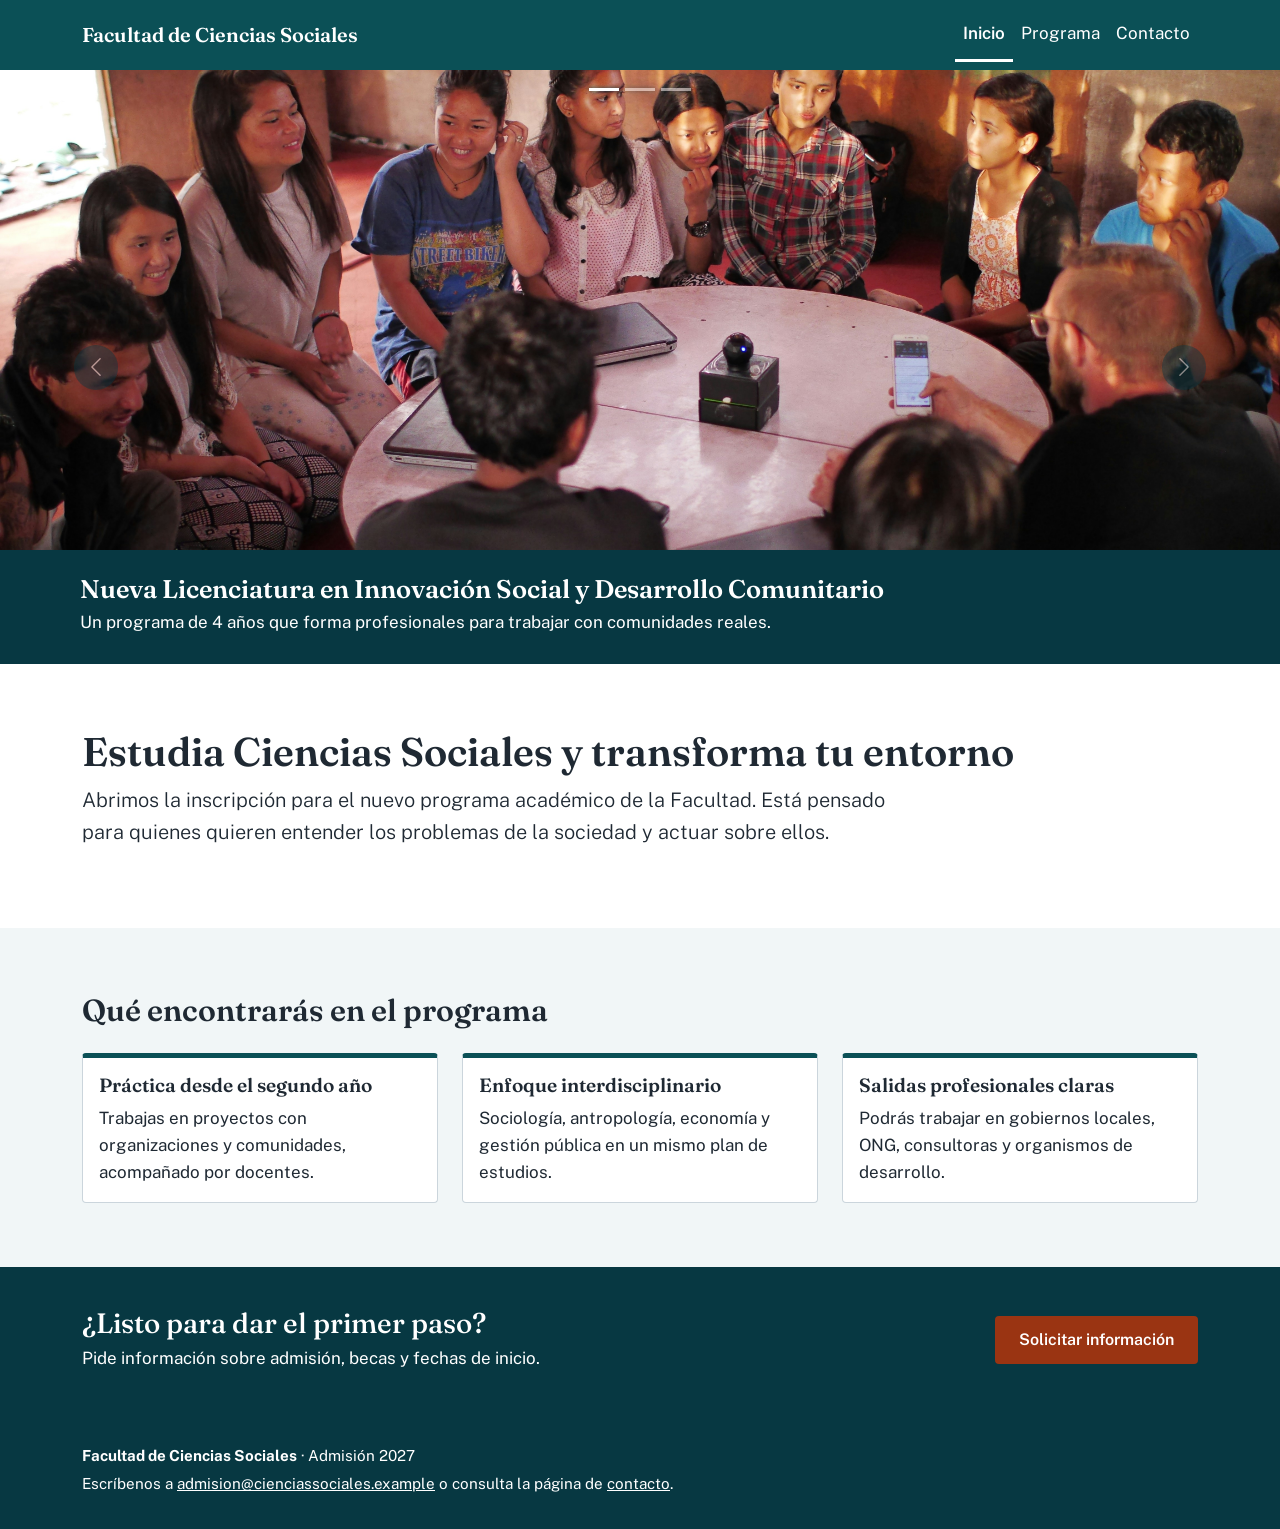
<file: index.html>
<!DOCTYPE html>
<html lang="es"><head><meta charset="utf-8"><meta name="viewport" content="width=device-width, initial-scale=1">
<title>Inicio | Facultad de Ciencias Sociales</title><meta name="description" content="Nuevo programa de Licenciatura en Innovación Social y Desarrollo Comunitario de la Facultad de Ciencias Sociales.">
<link rel="preconnect" href="https://fonts.googleapis.com"><link rel="preconnect" href="https://fonts.gstatic.com" crossorigin>
<link href="https://fonts.googleapis.com/css2?family=Fraunces:wght@600&family=Public+Sans:wght@400;600&display=swap" rel="stylesheet">
<link href="https://cdn.jsdelivr.net/npm/bootstrap@5.3.3/dist/css/bootstrap.min.css" rel="stylesheet"><link href="css/style.css" rel="stylesheet">
</head><body>
<a class="skip-link" href="#contenido">Saltar al contenido principal</a>
<header class="site-header">
<nav class="navbar navbar-dark navbar-expand-md" aria-label="Navegación principal"><div class="container">
<a class="navbar-brand" href="index.html">Facultad de Ciencias Sociales</a>
<button class="navbar-toggler" type="button" data-bs-toggle="collapse" data-bs-target="#menu" aria-controls="menu" aria-expanded="false" aria-label="Abrir menú de navegación"><span class="navbar-toggler-icon"></span></button>
<div class="collapse navbar-collapse" id="menu"><ul class="navbar-nav ms-auto"><li class="nav-item"><a class="nav-link" href="index.html" aria-current="page">Inicio</a></li><li class="nav-item"><a class="nav-link" href="programa.html">Programa</a></li><li class="nav-item"><a class="nav-link" href="contacto.html">Contacto</a></li></ul></div>
</div></nav></header>
<main id="contenido">
<section aria-label="Programas destacados">
<div id="destacados" class="carousel slide" aria-roledescription="carrusel" aria-label="Destacados del nuevo programa">
<div class="carousel-indicators">
<button type="button" data-bs-target="#destacados" data-bs-slide-to="0" class="active" aria-current="true" aria-label="Ir a la diapositiva 1"></button>
<button type="button" data-bs-target="#destacados" data-bs-slide-to="1" aria-label="Ir a la diapositiva 2"></button>
<button type="button" data-bs-target="#destacados" data-bs-slide-to="2" aria-label="Ir a la diapositiva 3"></button>
</div>
<div class="carousel-inner">
<div class="carousel-item active"><img src="img/comunidad.jpg" class="d-block w-100" width="1600" height="700" style="object-position:center 20%" alt="Jóvenes y un facilitador sentados alrededor de una mesa redonda con laptops y un celular, en una reunión comunitaria">
<div class="carousel-caption"><h2>Nueva Licenciatura en Innovación Social y Desarrollo Comunitario</h2><p>Un programa de 4 años que forma profesionales para trabajar con comunidades reales.</p></div></div>
<div class="carousel-item"><img src="img/investigacion.jpg" class="d-block w-100" width="1600" height="700" loading="lazy" style="object-position:center 45%" alt="Grupo de estudiantes reunidos alrededor de una laptop en un aula, analizando información juntos">
<div class="carousel-caption"><h2>Aprende a investigar la realidad social</h2><p>Métodos cuantitativos y cualitativos aplicados a proyectos desde el primer año.</p></div></div>
<div class="carousel-item"><img src="img/politicas.jpg" class="d-block w-100" width="1600" height="700" loading="lazy" alt="Sala de un consejo municipal con asientos en semicírculo, techo de vidrio y lámparas de araña">
<div class="carousel-caption"><h2>Diseña políticas y proyectos con impacto</h2><p>Del diagnóstico a la evaluación: gestiona iniciativas sociales de principio a fin.</p></div></div>
</div>
<button class="carousel-control-prev" type="button" data-bs-target="#destacados" data-bs-slide="prev"><span class="carousel-control-prev-icon" aria-hidden="true"></span><span class="visually-hidden">Diapositiva anterior</span></button>
<button class="carousel-control-next" type="button" data-bs-target="#destacados" data-bs-slide="next"><span class="carousel-control-next-icon" aria-hidden="true"></span><span class="visually-hidden">Diapositiva siguiente</span></button>
</div></section>

<section class="seccion"><div class="container">
<h1>Estudia Ciencias Sociales y transforma tu entorno</h1>
<p class="lead">Abrimos la inscripción para el nuevo programa académico de la Facultad. Está pensado para quienes quieren entender los problemas de la sociedad y actuar sobre ellos.</p>
</div></section>

<section class="seccion seccion-alt" aria-labelledby="t-razones"><div class="container">
<h2 id="t-razones" class="mb-4">Qué encontrarás en el programa</h2>
<div class="row g-4">
<div class="col-12 col-md-4"><article class="card tarjeta"><div class="card-body"><h3>Práctica desde el segundo año</h3><p class="mb-0">Trabajas en proyectos con organizaciones y comunidades, acompañado por docentes.</p></div></article></div>
<div class="col-12 col-md-4"><article class="card tarjeta"><div class="card-body"><h3>Enfoque interdisciplinario</h3><p class="mb-0">Sociología, antropología, economía y gestión pública en un mismo plan de estudios.</p></div></article></div>
<div class="col-12 col-md-4"><article class="card tarjeta"><div class="card-body"><h3>Salidas profesionales claras</h3><p class="mb-0">Podrás trabajar en gobiernos locales, ONG, consultoras y organismos de desarrollo.</p></div></article></div>
</div></div></section>

<section class="cta" aria-labelledby="t-cta"><div class="container">
<div><h2 id="t-cta" class="h3 mb-1">¿Listo para dar el primer paso?</h2><p class="mb-3 mb-lg-0">Pide información sobre admisión, becas y fechas de inicio.</p></div>
<a class="btn btn-accion" href="contacto.html">Solicitar información</a>
</div></section></main>
<footer class="site-footer"><div class="container">
<p class="mb-1"><strong>Facultad de Ciencias Sociales</strong> · Admisión 2027</p>
<p class="mb-0">Escríbenos a <a href="mailto:admision@cienciassociales.example">admision@cienciassociales.example</a> o consulta la página de <a href="contacto.html">contacto</a>.</p>
</div></footer>
<script src="https://cdn.jsdelivr.net/npm/bootstrap@5.3.3/dist/js/bootstrap.bundle.min.js"></script>
<script src="js/script.js"></script>
</body></html>
</file>
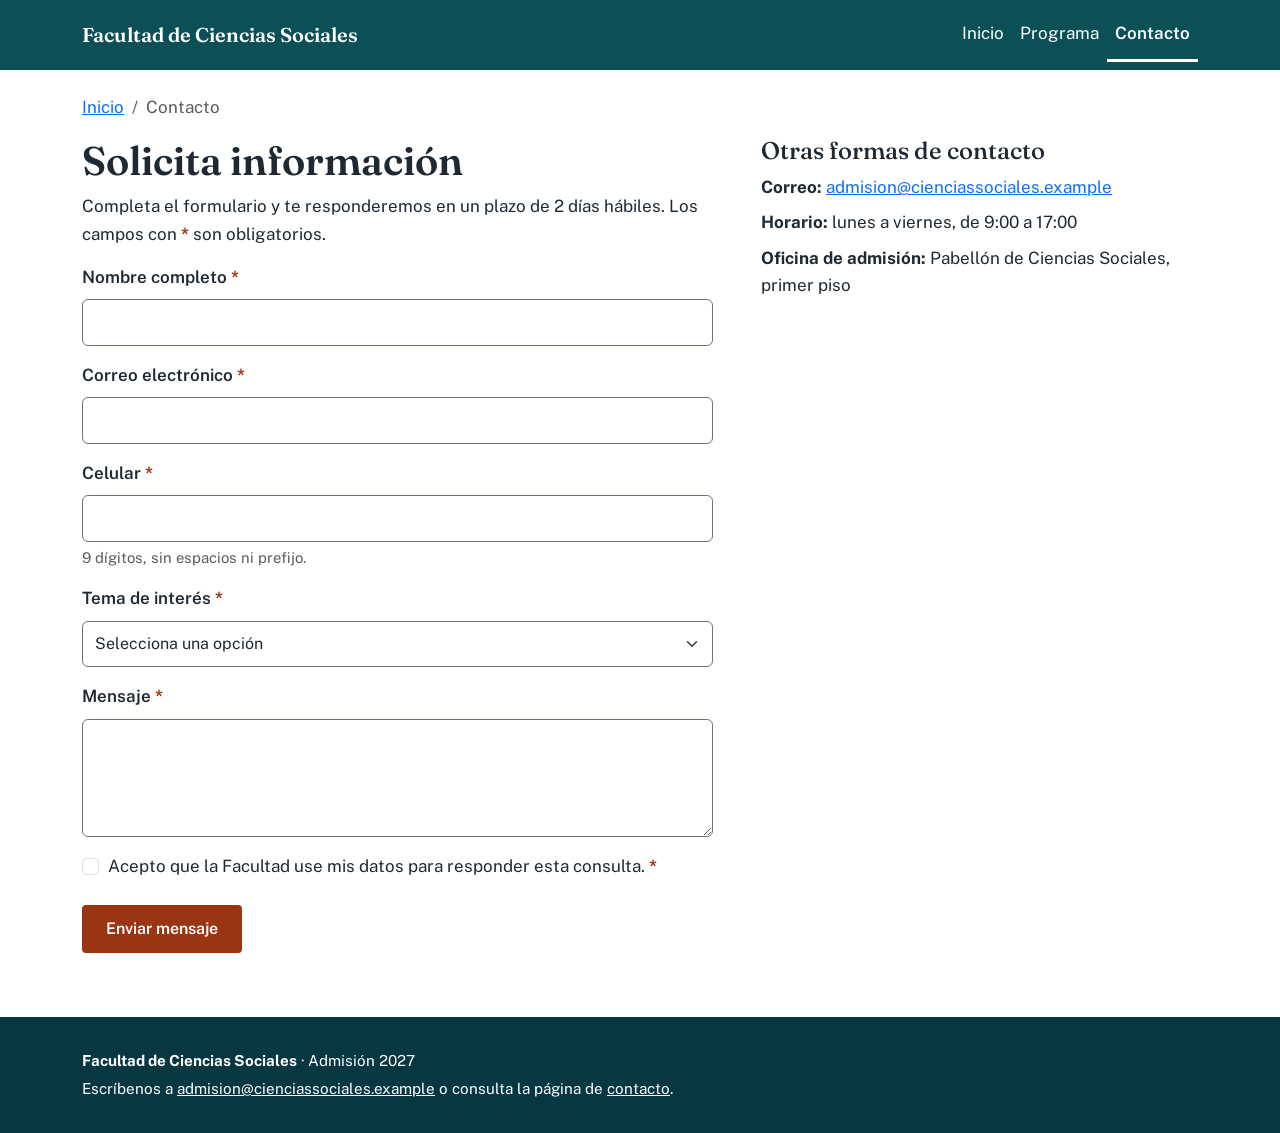
<file: contacto.html>
<!DOCTYPE html>
<html lang="es"><head><meta charset="utf-8"><meta name="viewport" content="width=device-width, initial-scale=1">
<title>Contacto | Facultad de Ciencias Sociales</title><meta name="description" content="Formulario para solicitar información de admisión del nuevo programa de la Facultad de Ciencias Sociales.">
<link rel="preconnect" href="https://fonts.googleapis.com"><link rel="preconnect" href="https://fonts.gstatic.com" crossorigin>
<link href="https://fonts.googleapis.com/css2?family=Fraunces:wght@600&family=Public+Sans:wght@400;600&display=swap" rel="stylesheet">
<link href="https://cdn.jsdelivr.net/npm/bootstrap@5.3.3/dist/css/bootstrap.min.css" rel="stylesheet"><link href="css/style.css" rel="stylesheet">
</head><body>
<a class="skip-link" href="#contenido">Saltar al contenido principal</a>
<header class="site-header">
<nav class="navbar navbar-dark navbar-expand-md" aria-label="Navegación principal"><div class="container">
<a class="navbar-brand" href="index.html">Facultad de Ciencias Sociales</a>
<button class="navbar-toggler" type="button" data-bs-toggle="collapse" data-bs-target="#menu" aria-controls="menu" aria-expanded="false" aria-label="Abrir menú de navegación"><span class="navbar-toggler-icon"></span></button>
<div class="collapse navbar-collapse" id="menu"><ul class="navbar-nav ms-auto"><li class="nav-item"><a class="nav-link" href="index.html">Inicio</a></li><li class="nav-item"><a class="nav-link" href="programa.html">Programa</a></li><li class="nav-item"><a class="nav-link" href="contacto.html" aria-current="page">Contacto</a></li></ul></div>
</div></nav></header>
<main id="contenido">
<div class="container pt-4"><nav aria-label="Ruta de navegación"><ol class="breadcrumb mb-0"><li class="breadcrumb-item"><a href="index.html">Inicio</a></li><li class="breadcrumb-item active" aria-current="page">Contacto</li></ol></nav></div>
<section class="seccion pt-3"><div class="container"><div class="row g-5">
<div class="col-12 col-lg-7">
<h1>Solicita información</h1>
<p>Completa el formulario y te responderemos en un plazo de 2 días hábiles. Los campos con <span class="req" aria-hidden="true">*</span><span class="visually-hidden">asterisco</span> son obligatorios.</p>
<div id="exito" class="alert alert-success d-none" role="status" tabindex="-1"><strong>Mensaje enviado.</strong> Gracias por escribirnos, te responderemos pronto.</div>
<form id="form-contacto" novalidate>
<div class="mb-3"><label for="nombre" class="form-label">Nombre completo <span class="req" aria-hidden="true">*</span></label><input id="nombre" name="nombre" class="form-control" type="text" autocomplete="name" required aria-describedby="nombre-err"><div id="nombre-err" class="invalid-feedback"></div></div>
<div class="mb-3"><label for="correo" class="form-label">Correo electrónico <span class="req" aria-hidden="true">*</span></label><input id="correo" name="correo" class="form-control" type="email" autocomplete="email" required aria-describedby="correo-err"><div id="correo-err" class="invalid-feedback"></div></div>
<div class="mb-3"><label for="telefono" class="form-label">Celular <span class="req" aria-hidden="true">*</span></label><input id="telefono" name="telefono" class="form-control" type="tel" inputmode="numeric" autocomplete="tel-national" required aria-describedby="telefono-err telefono-ayuda"><div id="telefono-err" class="invalid-feedback"></div><div id="telefono-ayuda" class="form-text">9 dígitos, sin espacios ni prefijo.</div></div>
<div class="mb-3"><label for="interes" class="form-label">Tema de interés <span class="req" aria-hidden="true">*</span></label><select id="interes" name="interes" class="form-select" required aria-describedby="interes-err"><option value="">Selecciona una opción</option><option>Admisión y requisitos</option><option>Becas y financiamiento</option><option>Plan de estudios</option><option>Otro tema</option></select><div id="interes-err" class="invalid-feedback"></div></div>
<div class="mb-3"><label for="mensaje" class="form-label">Mensaje <span class="req" aria-hidden="true">*</span></label><textarea id="mensaje" name="mensaje" class="form-control" rows="4" required aria-describedby="mensaje-err"></textarea><div id="mensaje-err" class="invalid-feedback"></div></div>
<div class="form-check mb-4"><input class="form-check-input" type="checkbox" id="acepto" name="acepto" required aria-describedby="acepto-err"><label class="form-check-label" for="acepto">Acepto que la Facultad use mis datos para responder esta consulta. <span class="req" aria-hidden="true">*</span></label><div id="acepto-err" class="invalid-feedback"></div></div>
<button type="submit" class="btn btn-accion">Enviar mensaje</button>
</form></div>
<aside class="col-12 col-lg-5" aria-labelledby="t-datos"><h2 id="t-datos" class="h4">Otras formas de contacto</h2>
<ul class="list-unstyled"><li class="mb-2"><strong>Correo:</strong> <a href="mailto:admision@cienciassociales.example">admision@cienciassociales.example</a></li>
<li class="mb-2"><strong>Horario:</strong> lunes a viernes, de 9:00 a 17:00</li>
<li><strong>Oficina de admisión:</strong> Pabellón de Ciencias Sociales, primer piso</li></ul></aside>
</div></div></section></main>
<footer class="site-footer"><div class="container">
<p class="mb-1"><strong>Facultad de Ciencias Sociales</strong> · Admisión 2027</p>
<p class="mb-0">Escríbenos a <a href="mailto:admision@cienciassociales.example">admision@cienciassociales.example</a> o consulta la página de <a href="contacto.html">contacto</a>.</p>
</div></footer>
<script src="https://cdn.jsdelivr.net/npm/bootstrap@5.3.3/dist/js/bootstrap.bundle.min.js"></script>
<script src="js/script.js"></script>
</body></html>
</file>
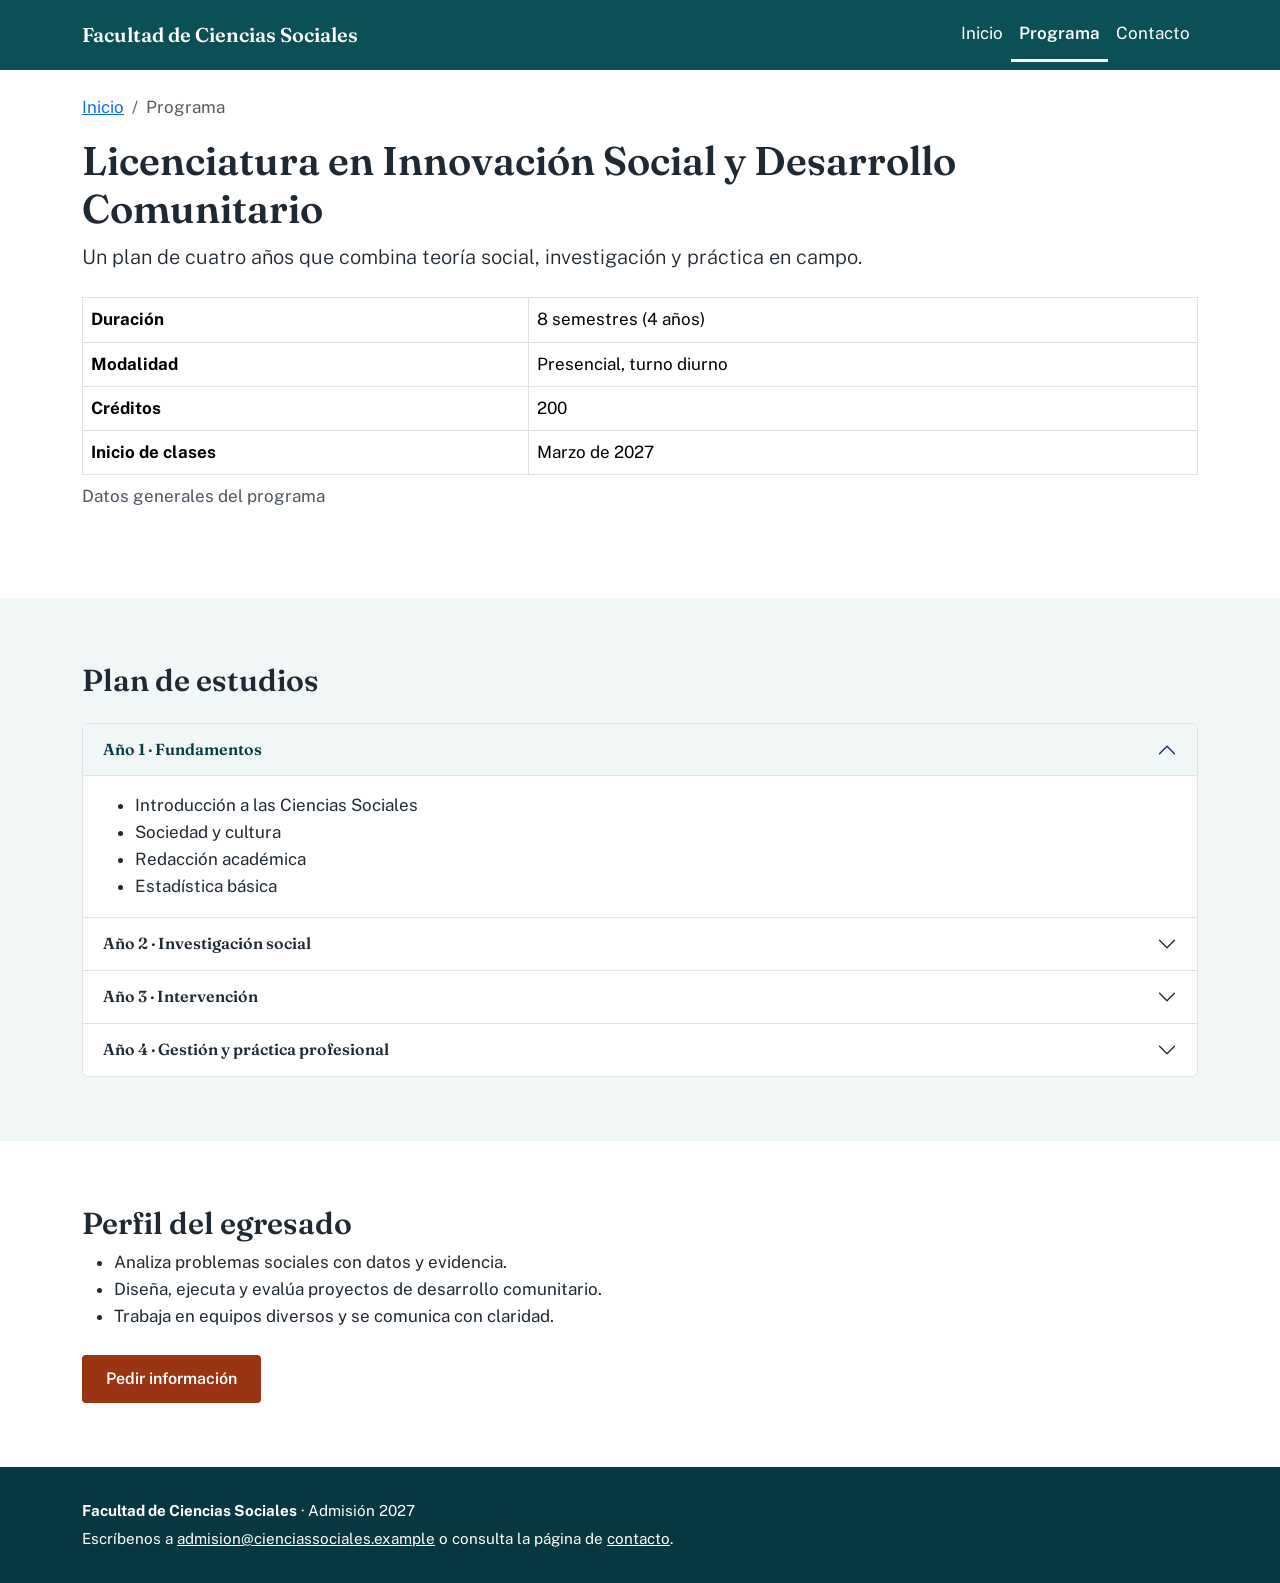
<file: programa.html>
<!DOCTYPE html>
<html lang="es"><head><meta charset="utf-8"><meta name="viewport" content="width=device-width, initial-scale=1">
<title>Programa | Facultad de Ciencias Sociales</title><meta name="description" content="Plan de estudios, duración y perfil del egresado de la Licenciatura en Innovación Social y Desarrollo Comunitario.">
<link rel="preconnect" href="https://fonts.googleapis.com"><link rel="preconnect" href="https://fonts.gstatic.com" crossorigin>
<link href="https://fonts.googleapis.com/css2?family=Fraunces:wght@600&family=Public+Sans:wght@400;600&display=swap" rel="stylesheet">
<link href="https://cdn.jsdelivr.net/npm/bootstrap@5.3.3/dist/css/bootstrap.min.css" rel="stylesheet"><link href="css/style.css" rel="stylesheet">
</head><body>
<a class="skip-link" href="#contenido">Saltar al contenido principal</a>
<header class="site-header">
<nav class="navbar navbar-dark navbar-expand-md" aria-label="Navegación principal"><div class="container">
<a class="navbar-brand" href="index.html">Facultad de Ciencias Sociales</a>
<button class="navbar-toggler" type="button" data-bs-toggle="collapse" data-bs-target="#menu" aria-controls="menu" aria-expanded="false" aria-label="Abrir menú de navegación"><span class="navbar-toggler-icon"></span></button>
<div class="collapse navbar-collapse" id="menu"><ul class="navbar-nav ms-auto"><li class="nav-item"><a class="nav-link" href="index.html">Inicio</a></li><li class="nav-item"><a class="nav-link" href="programa.html" aria-current="page">Programa</a></li><li class="nav-item"><a class="nav-link" href="contacto.html">Contacto</a></li></ul></div>
</div></nav></header>
<main id="contenido">
<div class="container pt-4"><nav aria-label="Ruta de navegación"><ol class="breadcrumb mb-0"><li class="breadcrumb-item"><a href="index.html">Inicio</a></li><li class="breadcrumb-item active" aria-current="page">Programa</li></ol></nav></div>
<section class="seccion pt-3"><div class="container">
<h1>Licenciatura en Innovación Social y Desarrollo Comunitario</h1>
<p class="lead">Un plan de cuatro años que combina teoría social, investigación y práctica en campo.</p>
<div class="table-responsive mt-4"><table class="table table-bordered">
<caption>Datos generales del programa</caption>
<tbody>
<tr><th scope="row">Duración</th><td>8 semestres (4 años)</td></tr>
<tr><th scope="row">Modalidad</th><td>Presencial, turno diurno</td></tr>
<tr><th scope="row">Créditos</th><td>200</td></tr>
<tr><th scope="row">Inicio de clases</th><td>Marzo de 2027</td></tr>
</tbody></table></div></div></section>

<section class="seccion seccion-alt" aria-labelledby="t-plan"><div class="container">
<h2 id="t-plan" class="mb-4">Plan de estudios</h2>
<div class="accordion" id="plan">
<div class="accordion-item"><h3 class="accordion-header"><button class="accordion-button" type="button" data-bs-toggle="collapse" data-bs-target="#anio1" aria-expanded="true" aria-controls="anio1">Año 1 · Fundamentos</button></h3>
<div id="anio1" class="accordion-collapse collapse show" data-bs-parent="#plan"><div class="accordion-body"><ul class="mb-0"><li>Introducción a las Ciencias Sociales</li><li>Sociedad y cultura</li><li>Redacción académica</li><li>Estadística básica</li></ul></div></div></div>
<div class="accordion-item"><h3 class="accordion-header"><button class="accordion-button collapsed" type="button" data-bs-toggle="collapse" data-bs-target="#anio2" aria-expanded="false" aria-controls="anio2">Año 2 · Investigación social</button></h3>
<div id="anio2" class="accordion-collapse collapse" data-bs-parent="#plan"><div class="accordion-body"><ul class="mb-0"><li>Métodos cualitativos</li><li>Métodos cuantitativos</li><li>Desarrollo comunitario</li><li>Primera práctica en campo</li></ul></div></div></div>
<div class="accordion-item"><h3 class="accordion-header"><button class="accordion-button collapsed" type="button" data-bs-toggle="collapse" data-bs-target="#anio3" aria-expanded="false" aria-controls="anio3">Año 3 · Intervención</button></h3>
<div id="anio3" class="accordion-collapse collapse" data-bs-parent="#plan"><div class="accordion-body"><ul class="mb-0"><li>Diseño de proyectos sociales</li><li>Políticas públicas</li><li>Participación ciudadana</li><li>Segunda práctica en campo</li></ul></div></div></div>
<div class="accordion-item"><h3 class="accordion-header"><button class="accordion-button collapsed" type="button" data-bs-toggle="collapse" data-bs-target="#anio4" aria-expanded="false" aria-controls="anio4">Año 4 · Gestión y práctica profesional</button></h3>
<div id="anio4" class="accordion-collapse collapse" data-bs-parent="#plan"><div class="accordion-body"><ul class="mb-0"><li>Evaluación de impacto</li><li>Gestión de organizaciones sociales</li><li>Seminario de tesis</li><li>Práctica preprofesional</li></ul></div></div></div>
</div></div></section>

<section class="seccion" aria-labelledby="t-perfil"><div class="container">
<h2 id="t-perfil">Perfil del egresado</h2>
<ul>
<li>Analiza problemas sociales con datos y evidencia.</li>
<li>Diseña, ejecuta y evalúa proyectos de desarrollo comunitario.</li>
<li>Trabaja en equipos diversos y se comunica con claridad.</li>
</ul>
<a class="btn btn-accion mt-2" href="contacto.html">Pedir información</a>
</div></section></main>
<footer class="site-footer"><div class="container">
<p class="mb-1"><strong>Facultad de Ciencias Sociales</strong> · Admisión 2027</p>
<p class="mb-0">Escríbenos a <a href="mailto:admision@cienciassociales.example">admision@cienciassociales.example</a> o consulta la página de <a href="contacto.html">contacto</a>.</p>
</div></footer>
<script src="https://cdn.jsdelivr.net/npm/bootstrap@5.3.3/dist/js/bootstrap.bundle.min.js"></script>
<script src="js/script.js"></script>
</body></html>
</file>
<file: css/style.css>
/* Mobile First: estilos base para móvil; las media queries solo amplían. */
:root{--teal:#0b5056;--teal-d:#073842;--acc:#9A3412;--acc-d:#7C2D12;--ink:#1F2933;--mute:#4B5563;--bg:#F1F6F7;
--bs-body-color:var(--ink);--bs-link-color:var(--teal);--bs-link-hover-color:var(--teal-d);
--bs-body-font-family:"Public Sans",system-ui,-apple-system,"Segoe UI",sans-serif}
body{line-height:1.6;font-size:1.0625rem}
h1,h2,h3,.navbar-brand{font-family:Fraunces,Georgia,serif;font-weight:600;line-height:1.2}
h1{font-size:1.9rem}h2{font-size:1.5rem}
p,li{max-width:70ch}
.skip-link{position:absolute;left:.5rem;top:-4rem;background:#fff;color:var(--teal);padding:.6rem 1rem;z-index:2000;border-radius:.25rem;font-weight:600}
.skip-link:focus{top:.5rem}
:focus-visible{outline:3px solid var(--acc);outline-offset:2px}
.site-header{background:var(--teal)}
.site-header :focus-visible{outline-color:#fff}
.navbar-brand{color:#fff!important;font-size:1.25rem}
.navbar .nav-link{color:#fff;padding:.75rem 1rem;border-bottom:3px solid transparent}
.navbar .nav-link:hover{border-bottom-color:#7FB8C2}
.navbar .nav-link[aria-current=page]{border-bottom-color:#fff;font-weight:600}
.btn-accion{background:var(--acc);color:#fff;border:0;padding:.75rem 1.5rem;font-weight:600;border-radius:.25rem}
.btn-accion:hover,.btn-accion:focus{background:var(--acc-d);color:#fff}
.seccion{padding:2.5rem 0}
.seccion-alt{background:var(--bg)}
.carousel-caption{position:static;background:var(--teal-d);color:#fff;text-align:left;padding:1.25rem 3.5rem 1.5rem}
.carousel-caption h2{font-size:1.35rem;margin:0 0 .25rem}
.carousel-caption p{margin:0}
.carousel-item img{height:200px;object-fit:cover;object-position:center 30%}
.carousel-indicators{margin-bottom:0;top:.5rem;bottom:auto}
.tarjeta{border:1px solid #CBD5DC;border-top:5px solid var(--teal);border-radius:.25rem;height:100%}
.tarjeta h3{font-size:1.2rem}
.cta{background:var(--teal-d);color:#fff;padding:2.5rem 0}
.accordion{--bs-accordion-active-bg:var(--bg);--bs-accordion-active-color:var(--teal-d);--bs-accordion-btn-focus-box-shadow:0 0 0 3px var(--acc)}
.accordion-button{font-weight:600}
.table caption{color:var(--mute)}
.table th[scope=row]{width:40%}
.form-control,.form-select{border-color:#6B7280;padding:.65rem .75rem}
.form-label{font-weight:600}
.req{color:var(--acc);font-weight:700}
.invalid-feedback{font-size:.95rem;font-weight:600}
#exito{border-left:5px solid #166534}
.site-footer{background:var(--teal-d);color:#fff;padding:2rem 0;font-size:.95rem}
.site-footer a{color:#fff}
@media(min-width:768px){
 h1{font-size:2.5rem}h2{font-size:1.9rem}
 .seccion{padding:4rem 0}
 .carousel-item img{height:340px}
 .carousel-caption{padding:1.5rem 5rem 1.75rem}
 .carousel-caption h2{font-size:1.6rem}
}
@media(min-width:992px){
 .carousel-item img{height:480px}
 .cta .container{display:flex;align-items:center;justify-content:space-between;gap:2rem}
}
@media(prefers-reduced-motion:reduce){*{scroll-behavior:auto!important;transition:none!important;animation:none!important}}

/* Controles del carrusel con contraste suficiente sobre cualquier foto */
.carousel-control-prev-icon,.carousel-control-next-icon{background-color:rgba(7,56,66,.85);border-radius:50%;padding:1.4rem;background-size:50%}
.carousel-indicators [data-bs-target]{background-color:#fff;filter:drop-shadow(0 0 2px rgba(7,56,66,.9))}

/* Alinea el texto del carrusel con el logo en pantallas grandes */
@media(min-width:1400px){
 .carousel-caption{padding-left:calc((100% - 1296px)/2);padding-right:calc((100% - 1296px)/2)}
}
</file>
